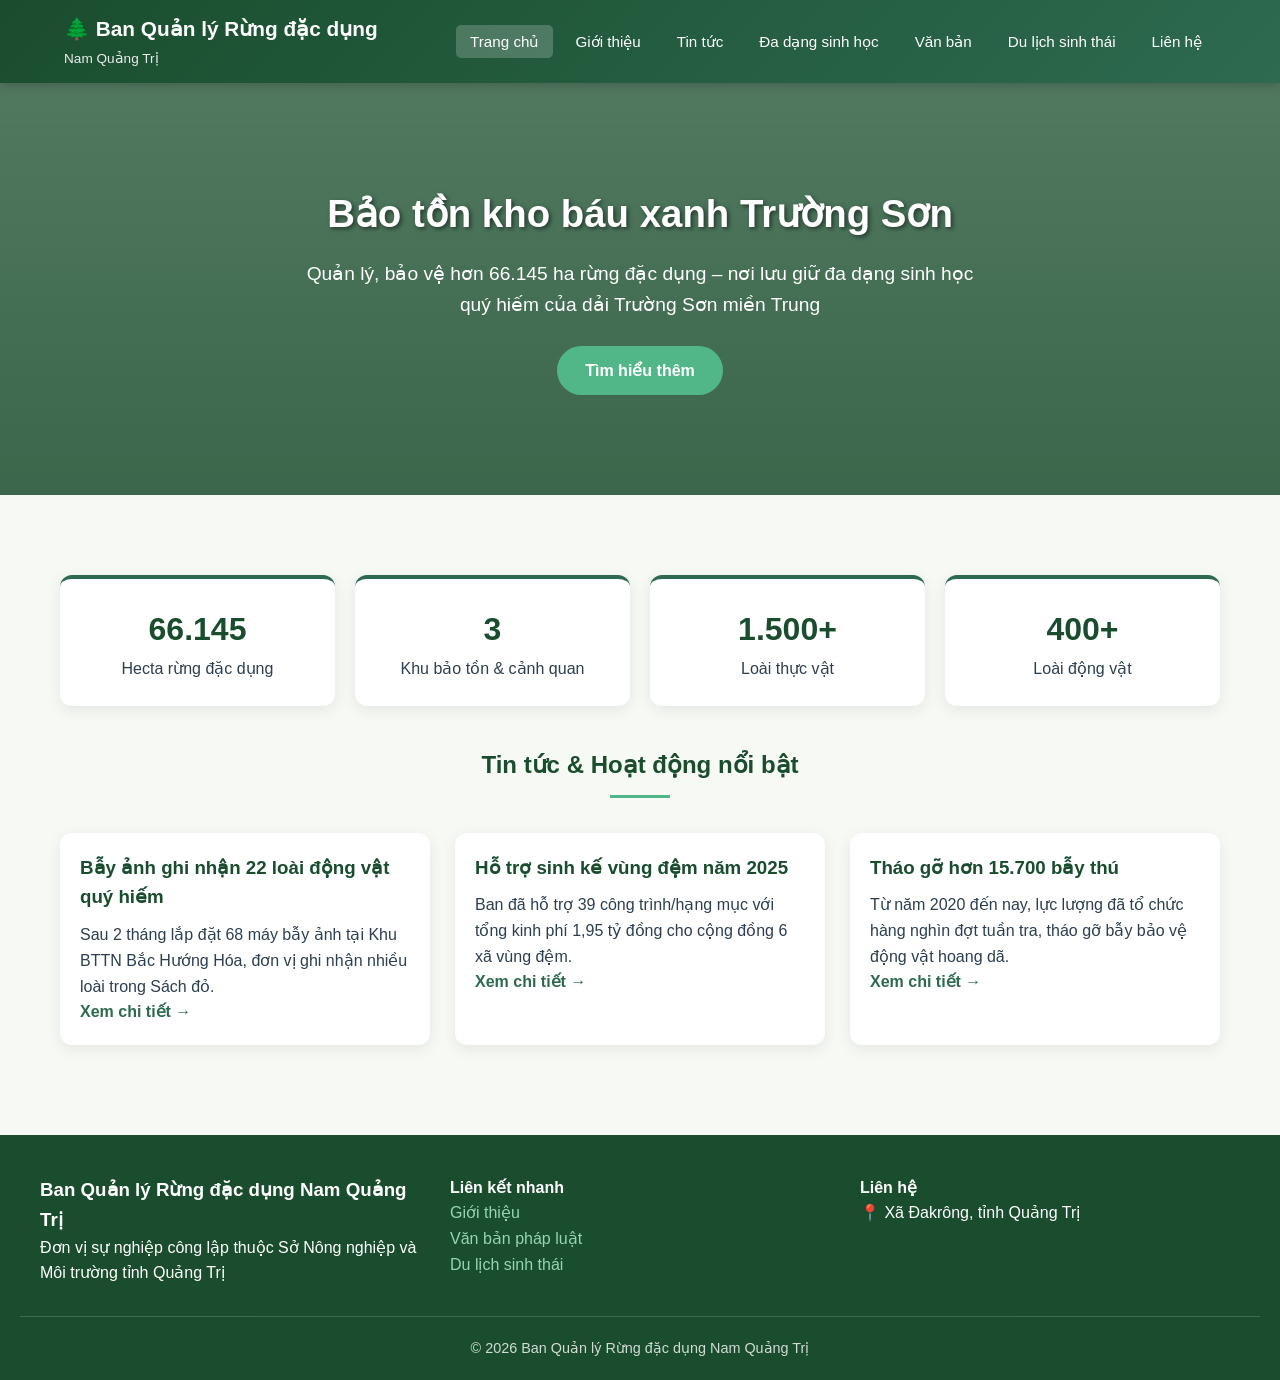
<file: index.html>
<!DOCTYPE html>
<html lang="vi">
<head>
    <meta charset="UTF-8">
    <meta name="viewport" content="width=device-width, initial-scale=1.0">
    <title>Ban Quản lý Rừng đặc dụng Nam Quảng Trị</title>
    <link rel="stylesheet" href="style.css">
</head>
<body>
    <header>
        <div class="header-top">
            <div class="logo">
                <h1>🌲 Ban Quản lý Rừng đặc dụng</h1>
                <span>Nam Quảng Trị</span>
            </div>
            <nav>
                <ul>
                    <li><a href="index.html" class="active">Trang chủ</a></li>
                    <li><a href="gioi-thieu.html">Giới thiệu</a></li>
                    <li><a href="tin-tuc.html">Tin tức</a></li>
                    <li><a href="da-dang-sinh-hoc.html">Đa dạng sinh học</a></li>
                    <li><a href="van-ban.html">Văn bản</a></li>
                    <li><a href="du-lich.html">Du lịch sinh thái</a></li>
                    <li><a href="lien-he.html">Liên hệ</a></li>
                </ul>
            </nav>
        </div>
    </header>

    <section class="banner">
        <h2>Bảo tồn kho báu xanh Trường Sơn</h2>
        <p>Quản lý, bảo vệ hơn 66.145 ha rừng đặc dụng – nơi lưu giữ đa dạng sinh học quý hiếm của dải Trường Sơn miền Trung</p>
        <a href="gioi-thieu.html" class="btn">Tìm hiểu thêm</a>
    </section>

    <div class="container">
        <div class="stats">
            <div class="stat-card">
                <h3>66.145</h3>
                <p>Hecta rừng đặc dụng</p>
            </div>
            <div class="stat-card">
                <h3>3</h3>
                <p>Khu bảo tồn & cảnh quan</p>
            </div>
            <div class="stat-card">
                <h3>1.500+</h3>
                <p>Loài thực vật</p>
            </div>
            <div class="stat-card">
                <h3>400+</h3>
                <p>Loài động vật</p>
            </div>
        </div>

        <h2 class="section-title">Tin tức & Hoạt động nổi bật</h2>
        <div class="cards">
            <div class="card">
                <div class="card-content">
                    <h3>Bẫy ảnh ghi nhận 22 loài động vật quý hiếm</h3>
                    <p>Sau 2 tháng lắp đặt 68 máy bẫy ảnh tại Khu BTTN Bắc Hướng Hóa, đơn vị ghi nhận nhiều loài trong Sách đỏ.</p>
                    <a href="tin-tuc.html">Xem chi tiết →</a>
                </div>
            </div>
            <div class="card">
                <div class="card-content">
                    <h3>Hỗ trợ sinh kế vùng đệm năm 2025</h3>
                    <p>Ban đã hỗ trợ 39 công trình/hạng mục với tổng kinh phí 1,95 tỷ đồng cho cộng đồng 6 xã vùng đệm.</p>
                    <a href="tin-tuc.html">Xem chi tiết →</a>
                </div>
            </div>
            <div class="card">
                <div class="card-content">
                    <h3>Tháo gỡ hơn 15.700 bẫy thú</h3>
                    <p>Từ năm 2020 đến nay, lực lượng đã tổ chức hàng nghìn đợt tuần tra, tháo gỡ bẫy bảo vệ động vật hoang dã.</p>
                    <a href="tin-tuc.html">Xem chi tiết →</a>
                </div>
            </div>
        </div>
    </div>

    <footer>
        <div class="footer-content">
            <div>
                <h3>Ban Quản lý Rừng đặc dụng Nam Quảng Trị</h3>
                <p>Đơn vị sự nghiệp công lập thuộc Sở Nông nghiệp và Môi trường tỉnh Quảng Trị</p>
            </div>
            <div>
                <h4>Liên kết nhanh</h4>
                <p><a href="gioi-thieu.html">Giới thiệu</a></p>
                <p><a href="van-ban.html">Văn bản pháp luật</a></p>
                <p><a href="du-lich.html">Du lịch sinh thái</a></p>
            </div>
            <div>
                <h4>Liên hệ</h4>
                <p>📍 Xã Đakrông, tỉnh Quảng Trị</p>
            </div>
        </div>
        <div class="copyright">
            © 2026 Ban Quản lý Rừng đặc dụng Nam Quảng Trị
        </div>
    </footer>
</body>
</html>
</file>
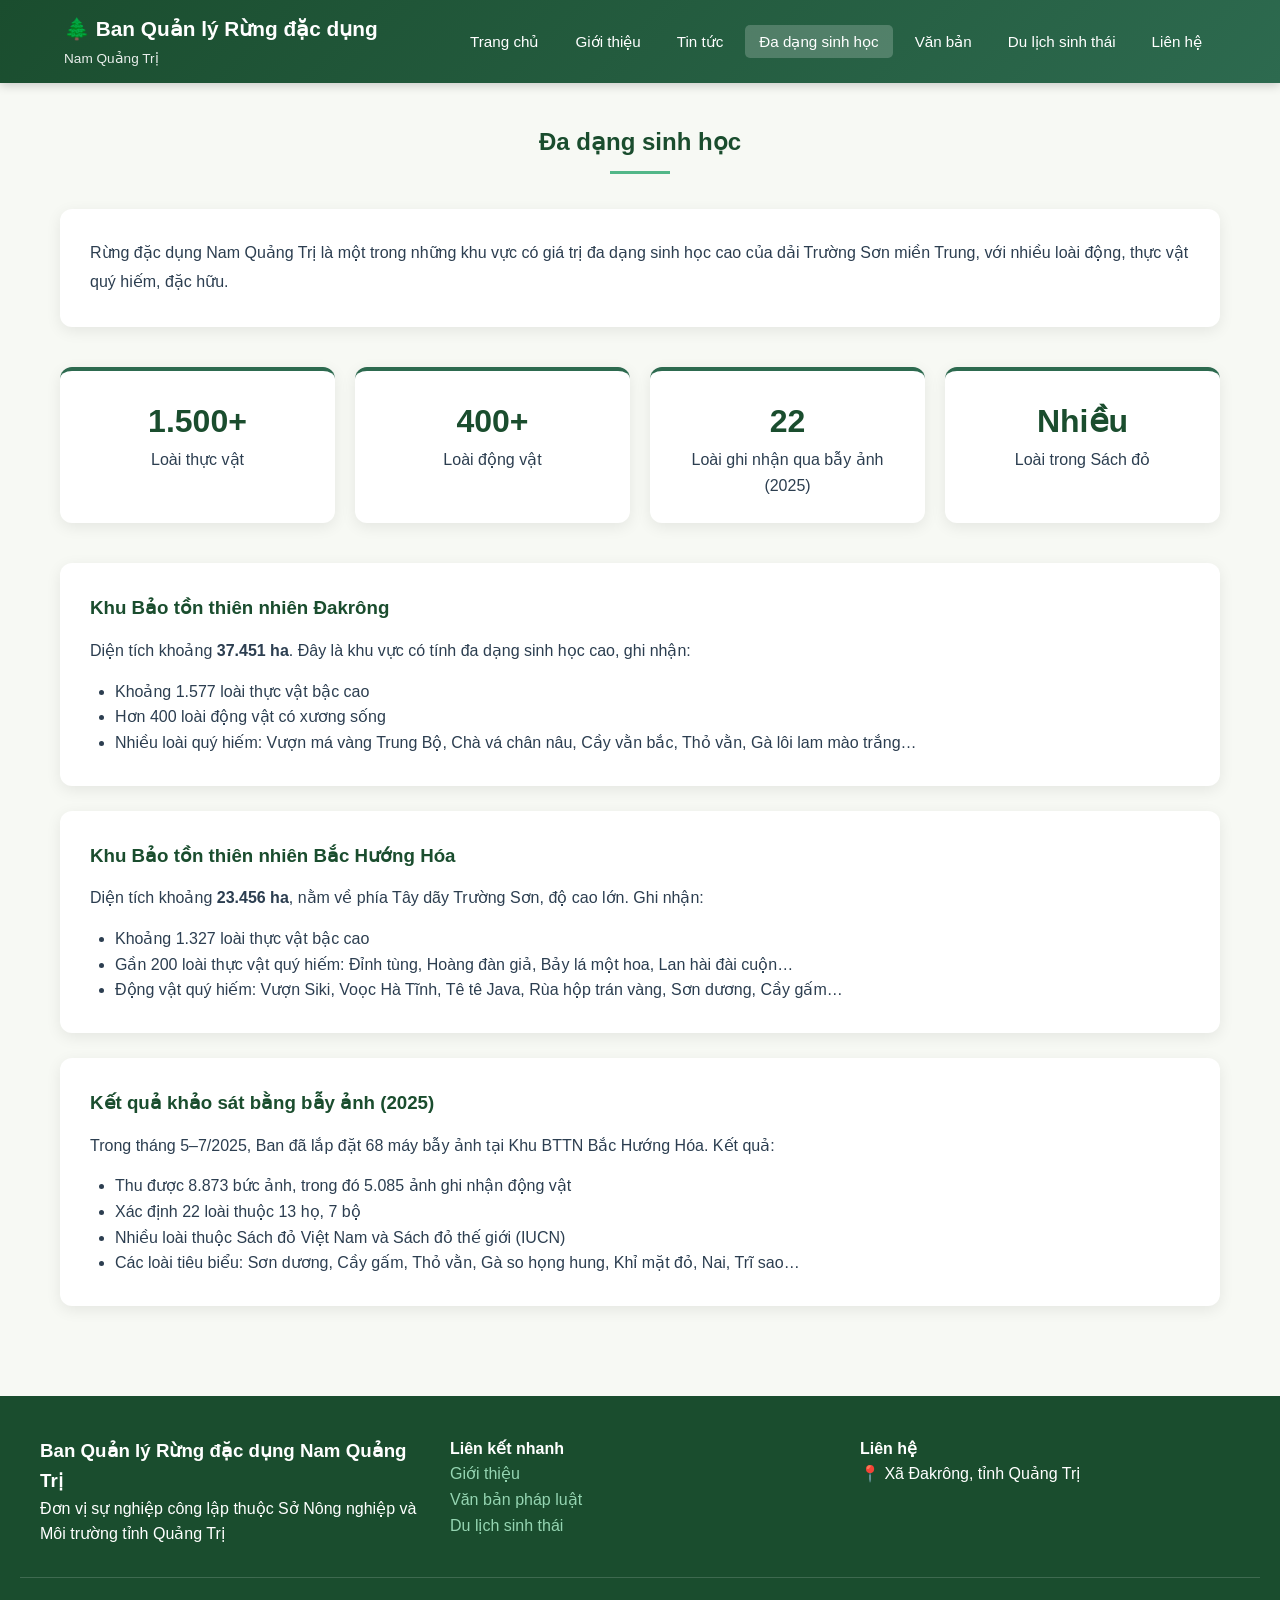
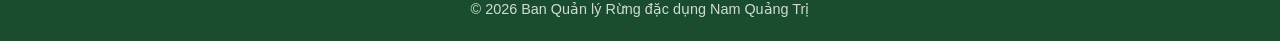
<file: da-dang-sinh-hoc.html>
<!DOCTYPE html>
<html lang="vi">
<head>
    <meta charset="UTF-8">
    <meta name="viewport" content="width=device-width, initial-scale=1.0">
    <title>Đa dạng sinh học - Ban Quản lý Rừng đặc dụng Nam Quảng Trị</title>
    <link rel="stylesheet" href="style.css">
</head>
<body>
    <header>
        <div class="header-top">
            <div class="logo">
                <h1>🌲 Ban Quản lý Rừng đặc dụng</h1>
                <span>Nam Quảng Trị</span>
            </div>
            <nav>
                <ul>
                    <li><a href="index.html">Trang chủ</a></li>
                    <li><a href="gioi-thieu.html">Giới thiệu</a></li>
                    <li><a href="tin-tuc.html">Tin tức</a></li>
                    <li><a href="da-dang-sinh-hoc.html" class="active">Đa dạng sinh học</a></li>
                    <li><a href="van-ban.html">Văn bản</a></li>
                    <li><a href="du-lich.html">Du lịch sinh thái</a></li>
                    <li><a href="lien-he.html">Liên hệ</a></li>
                </ul>
            </nav>
        </div>
    </header>

    <div class="container" style="padding-top: 40px;">
        <h2 class="section-title">Đa dạng sinh học</h2>

        <div style="background: white; padding: 30px; border-radius: 12px; box-shadow: 0 4px 15px rgba(0,0,0,0.08); margin-bottom: 30px; line-height: 1.8;">
            <p>Rừng đặc dụng Nam Quảng Trị là một trong những khu vực có giá trị đa dạng sinh học cao của dải Trường Sơn miền Trung, với nhiều loài động, thực vật quý hiếm, đặc hữu.</p>
        </div>

        <!-- Thống kê -->
        <div class="stats" style="margin-bottom: 40px;">
            <div class="stat-card">
                <h3>1.500+</h3>
                <p>Loài thực vật</p>
            </div>
            <div class="stat-card">
                <h3>400+</h3>
                <p>Loài động vật</p>
            </div>
            <div class="stat-card">
                <h3>22</h3>
                <p>Loài ghi nhận qua bẫy ảnh (2025)</p>
            </div>
            <div class="stat-card">
                <h3>Nhiều</h3>
                <p>Loài trong Sách đỏ</p>
            </div>
        </div>

        <!-- Khu Đakrông -->
        <div style="background: white; padding: 30px; border-radius: 12px; box-shadow: 0 4px 15px rgba(0,0,0,0.08); margin-bottom: 25px;">
            <h3 style="color: #1a4d2e; margin-bottom: 15px;">Khu Bảo tồn thiên nhiên Đakrông</h3>
            <p>Diện tích khoảng <strong>37.451 ha</strong>. Đây là khu vực có tính đa dạng sinh học cao, ghi nhận:</p>
            <ul style="margin: 15px 0 0 25px;">
                <li>Khoảng 1.577 loài thực vật bậc cao</li>
                <li>Hơn 400 loài động vật có xương sống</li>
                <li>Nhiều loài quý hiếm: Vượn má vàng Trung Bộ, Chà vá chân nâu, Cầy vằn bắc, Thỏ vằn, Gà lôi lam mào trắng…</li>
            </ul>
        </div>

        <!-- Khu Bắc Hướng Hóa -->
        <div style="background: white; padding: 30px; border-radius: 12px; box-shadow: 0 4px 15px rgba(0,0,0,0.08); margin-bottom: 25px;">
            <h3 style="color: #1a4d2e; margin-bottom: 15px;">Khu Bảo tồn thiên nhiên Bắc Hướng Hóa</h3>
            <p>Diện tích khoảng <strong>23.456 ha</strong>, nằm về phía Tây dãy Trường Sơn, độ cao lớn. Ghi nhận:</p>
            <ul style="margin: 15px 0 0 25px;">
                <li>Khoảng 1.327 loài thực vật bậc cao</li>
                <li>Gần 200 loài thực vật quý hiếm: Đỉnh tùng, Hoàng đàn giả, Bảy lá một hoa, Lan hài đài cuộn…</li>
                <li>Động vật quý hiếm: Vượn Siki, Voọc Hà Tĩnh, Tê tê Java, Rùa hộp trán vàng, Sơn dương, Cầy gấm…</li>
            </ul>
        </div>

        <!-- Kết quả bẫy ảnh -->
        <div style="background: white; padding: 30px; border-radius: 12px; box-shadow: 0 4px 15px rgba(0,0,0,0.08);">
            <h3 style="color: #1a4d2e; margin-bottom: 15px;">Kết quả khảo sát bằng bẫy ảnh (2025)</h3>
            <p>Trong tháng 5–7/2025, Ban đã lắp đặt 68 máy bẫy ảnh tại Khu BTTN Bắc Hướng Hóa. Kết quả:</p>
            <ul style="margin: 15px 0 0 25px;">
                <li>Thu được 8.873 bức ảnh, trong đó 5.085 ảnh ghi nhận động vật</li>
                <li>Xác định 22 loài thuộc 13 họ, 7 bộ</li>
                <li>Nhiều loài thuộc Sách đỏ Việt Nam và Sách đỏ thế giới (IUCN)</li>
                <li>Các loài tiêu biểu: Sơn dương, Cầy gấm, Thỏ vằn, Gà so họng hung, Khỉ mặt đỏ, Nai, Trĩ sao…</li>
            </ul>
        </div>
    </div>

    <footer>
        <div class="footer-content">
            <div>
                <h3>Ban Quản lý Rừng đặc dụng Nam Quảng Trị</h3>
                <p>Đơn vị sự nghiệp công lập thuộc Sở Nông nghiệp và Môi trường tỉnh Quảng Trị</p>
            </div>
            <div>
                <h4>Liên kết nhanh</h4>
                <p><a href="gioi-thieu.html">Giới thiệu</a></p>
                <p><a href="van-ban.html">Văn bản pháp luật</a></p>
                <p><a href="du-lich.html">Du lịch sinh thái</a></p>
            </div>
            <div>
                <h4>Liên hệ</h4>
                <p>📍 Xã Đakrông, tỉnh Quảng Trị</p>
            </div>
        </div>
        <div class="copyright">
            © 2026 Ban Quản lý Rừng đặc dụng Nam Quảng Trị
        </div>
    </footer>
</body>
</html>
</file>
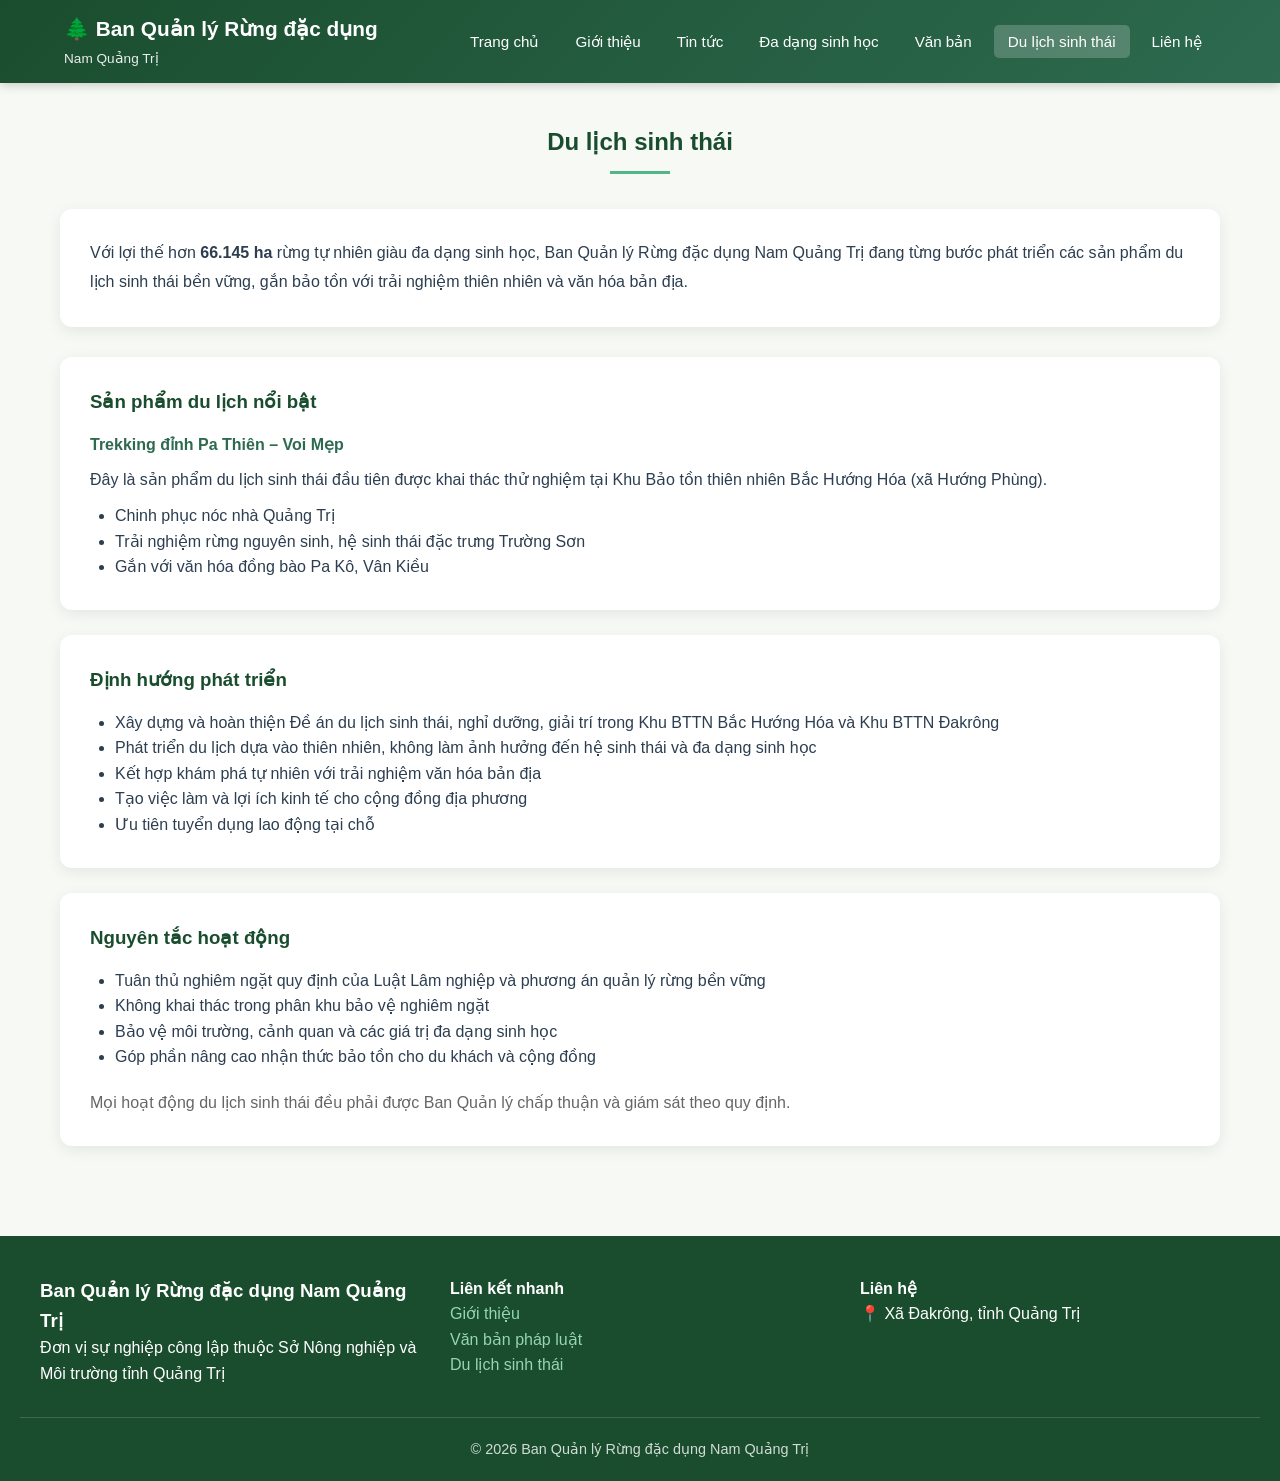
<file: du-lich.html>
<!DOCTYPE html>
<html lang="vi">
<head>
    <meta charset="UTF-8">
    <meta name="viewport" content="width=device-width, initial-scale=1.0">
    <title>Du lịch sinh thái - Ban Quản lý Rừng đặc dụng Nam Quảng Trị</title>
    <link rel="stylesheet" href="style.css">
</head>
<body>
    <header>
        <div class="header-top">
            <div class="logo">
                <h1>🌲 Ban Quản lý Rừng đặc dụng</h1>
                <span>Nam Quảng Trị</span>
            </div>
            <nav>
                <ul>
                    <li><a href="index.html">Trang chủ</a></li>
                    <li><a href="gioi-thieu.html">Giới thiệu</a></li>
                    <li><a href="tin-tuc.html">Tin tức</a></li>
                    <li><a href="da-dang-sinh-hoc.html">Đa dạng sinh học</a></li>
                    <li><a href="van-ban.html">Văn bản</a></li>
                    <li><a href="du-lich.html" class="active">Du lịch sinh thái</a></li>
                    <li><a href="lien-he.html">Liên hệ</a></li>
                </ul>
            </nav>
        </div>
    </header>

    <div class="container" style="padding-top: 40px;">
        <h2 class="section-title">Du lịch sinh thái</h2>

        <div style="background: white; padding: 30px; border-radius: 12px; box-shadow: 0 4px 15px rgba(0,0,0,0.08); margin-bottom: 30px; line-height: 1.8;">
            <p>Với lợi thế hơn <strong>66.145 ha</strong> rừng tự nhiên giàu đa dạng sinh học, Ban Quản lý Rừng đặc dụng Nam Quảng Trị đang từng bước phát triển các sản phẩm du lịch sinh thái bền vững, gắn bảo tồn với trải nghiệm thiên nhiên và văn hóa bản địa.</p>
        </div>

        <!-- Sản phẩm nổi bật -->
        <div style="background: white; padding: 30px; border-radius: 12px; box-shadow: 0 4px 15px rgba(0,0,0,0.08); margin-bottom: 25px;">
            <h3 style="color: #1a4d2e; margin-bottom: 15px;">Sản phẩm du lịch nổi bật</h3>
            <h4 style="color: #2d6a4f; margin: 15px 0 10px;">Trekking đỉnh Pa Thiên – Voi Mẹp</h4>
            <p>Đây là sản phẩm du lịch sinh thái đầu tiên được khai thác thử nghiệm tại Khu Bảo tồn thiên nhiên Bắc Hướng Hóa (xã Hướng Phùng).</p>
            <ul style="margin: 10px 0 0 25px;">
                <li>Chinh phục nóc nhà Quảng Trị</li>
                <li>Trải nghiệm rừng nguyên sinh, hệ sinh thái đặc trưng Trường Sơn</li>
                <li>Gắn với văn hóa đồng bào Pa Kô, Vân Kiều</li>
            </ul>
        </div>

        <!-- Định hướng -->
        <div style="background: white; padding: 30px; border-radius: 12px; box-shadow: 0 4px 15px rgba(0,0,0,0.08); margin-bottom: 25px;">
            <h3 style="color: #1a4d2e; margin-bottom: 15px;">Định hướng phát triển</h3>
            <ul style="margin-left: 25px;">
                <li>Xây dựng và hoàn thiện Đề án du lịch sinh thái, nghỉ dưỡng, giải trí trong Khu BTTN Bắc Hướng Hóa và Khu BTTN Đakrông</li>
                <li>Phát triển du lịch dựa vào thiên nhiên, không làm ảnh hưởng đến hệ sinh thái và đa dạng sinh học</li>
                <li>Kết hợp khám phá tự nhiên với trải nghiệm văn hóa bản địa</li>
                <li>Tạo việc làm và lợi ích kinh tế cho cộng đồng địa phương</li>
                <li>Ưu tiên tuyển dụng lao động tại chỗ</li>
            </ul>
        </div>

        <!-- Nguyên tắc -->
        <div style="background: white; padding: 30px; border-radius: 12px; box-shadow: 0 4px 15px rgba(0,0,0,0.08);">
            <h3 style="color: #1a4d2e; margin-bottom: 15px;">Nguyên tắc hoạt động</h3>
            <ul style="margin-left: 25px;">
                <li>Tuân thủ nghiêm ngặt quy định của Luật Lâm nghiệp và phương án quản lý rừng bền vững</li>
                <li>Không khai thác trong phân khu bảo vệ nghiêm ngặt</li>
                <li>Bảo vệ môi trường, cảnh quan và các giá trị đa dạng sinh học</li>
                <li>Góp phần nâng cao nhận thức bảo tồn cho du khách và cộng đồng</li>
            </ul>
            
            <p style="margin-top: 20px; color: #666;">
                Mọi hoạt động du lịch sinh thái đều phải được Ban Quản lý chấp thuận và giám sát theo quy định.
            </p>
        </div>
    </div>

    <footer>
        <div class="footer-content">
            <div>
                <h3>Ban Quản lý Rừng đặc dụng Nam Quảng Trị</h3>
                <p>Đơn vị sự nghiệp công lập thuộc Sở Nông nghiệp và Môi trường tỉnh Quảng Trị</p>
            </div>
            <div>
                <h4>Liên kết nhanh</h4>
                <p><a href="gioi-thieu.html">Giới thiệu</a></p>
                <p><a href="van-ban.html">Văn bản pháp luật</a></p>
                <p><a href="du-lich.html">Du lịch sinh thái</a></p>
            </div>
            <div>
                <h4>Liên hệ</h4>
                <p>📍 Xã Đakrông, tỉnh Quảng Trị</p>
            </div>
        </div>
        <div class="copyright">
            © 2026 Ban Quản lý Rừng đặc dụng Nam Quảng Trị
        </div>
    </footer>
</body>
</html>
</file>
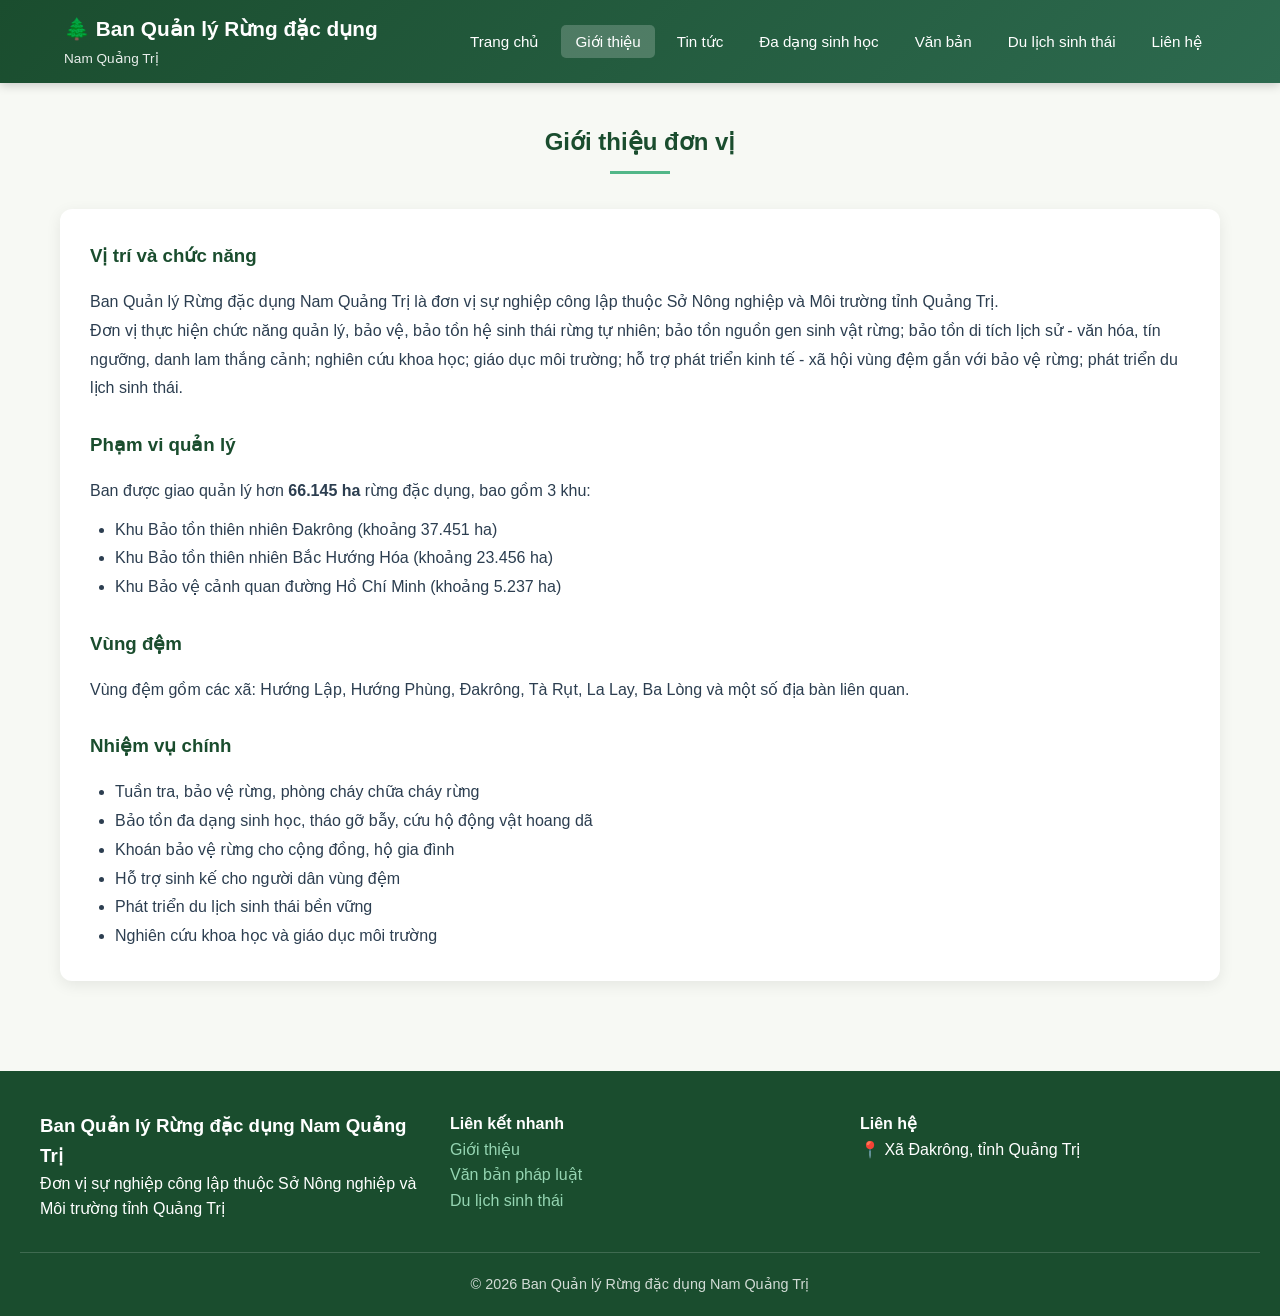
<file: gioi-thieu.html>
<!DOCTYPE html>
<html lang="vi">
<head>
    <meta charset="UTF-8">
    <meta name="viewport" content="width=device-width, initial-scale=1.0">
    <title>Giới thiệu - Ban Quản lý Rừng đặc dụng Nam Quảng Trị</title>
    <link rel="stylesheet" href="style.css">
</head>
<body>
    <header>
        <div class="header-top">
            <div class="logo">
                <h1>🌲 Ban Quản lý Rừng đặc dụng</h1>
                <span>Nam Quảng Trị</span>
            </div>
            <nav>
                <ul>
                    <li><a href="index.html">Trang chủ</a></li>
                    <li><a href="gioi-thieu.html" class="active">Giới thiệu</a></li>
                    <li><a href="tin-tuc.html">Tin tức</a></li>
                    <li><a href="da-dang-sinh-hoc.html">Đa dạng sinh học</a></li>
                    <li><a href="van-ban.html">Văn bản</a></li>
                    <li><a href="du-lich.html">Du lịch sinh thái</a></li>
                    <li><a href="lien-he.html">Liên hệ</a></li>
                </ul>
            </nav>
        </div>
    </header>

    <div class="container" style="padding-top: 40px;">
        <h2 class="section-title">Giới thiệu đơn vị</h2>

        <div style="background: white; padding: 30px; border-radius: 12px; box-shadow: 0 4px 15px rgba(0,0,0,0.08); line-height: 1.8;">
            <h3 style="color: #1a4d2e; margin-bottom: 15px;">Vị trí và chức năng</h3>
            <p>Ban Quản lý Rừng đặc dụng Nam Quảng Trị là đơn vị sự nghiệp công lập thuộc Sở Nông nghiệp và Môi trường tỉnh Quảng Trị.</p>
            <p>Đơn vị thực hiện chức năng quản lý, bảo vệ, bảo tồn hệ sinh thái rừng tự nhiên; bảo tồn nguồn gen sinh vật rừng; bảo tồn di tích lịch sử - văn hóa, tín ngưỡng, danh lam thắng cảnh; nghiên cứu khoa học; giáo dục môi trường; hỗ trợ phát triển kinh tế - xã hội vùng đệm gắn với bảo vệ rừng; phát triển du lịch sinh thái.</p>

            <h3 style="color: #1a4d2e; margin: 25px 0 15px;">Phạm vi quản lý</h3>
            <p>Ban được giao quản lý hơn <strong>66.145 ha</strong> rừng đặc dụng, bao gồm 3 khu:</p>
            <ul style="margin-left: 25px; margin-top: 10px;">
                <li>Khu Bảo tồn thiên nhiên Đakrông (khoảng 37.451 ha)</li>
                <li>Khu Bảo tồn thiên nhiên Bắc Hướng Hóa (khoảng 23.456 ha)</li>
                <li>Khu Bảo vệ cảnh quan đường Hồ Chí Minh (khoảng 5.237 ha)</li>
            </ul>

            <h3 style="color: #1a4d2e; margin: 25px 0 15px;">Vùng đệm</h3>
            <p>Vùng đệm gồm các xã: Hướng Lập, Hướng Phùng, Đakrông, Tà Rụt, La Lay, Ba Lòng và một số địa bàn liên quan.</p>

            <h3 style="color: #1a4d2e; margin: 25px 0 15px;">Nhiệm vụ chính</h3>
            <ul style="margin-left: 25px;">
                <li>Tuần tra, bảo vệ rừng, phòng cháy chữa cháy rừng</li>
                <li>Bảo tồn đa dạng sinh học, tháo gỡ bẫy, cứu hộ động vật hoang dã</li>
                <li>Khoán bảo vệ rừng cho cộng đồng, hộ gia đình</li>
                <li>Hỗ trợ sinh kế cho người dân vùng đệm</li>
                <li>Phát triển du lịch sinh thái bền vững</li>
                <li>Nghiên cứu khoa học và giáo dục môi trường</li>
            </ul>
        </div>
    </div>

    <footer>
        <div class="footer-content">
            <div>
                <h3>Ban Quản lý Rừng đặc dụng Nam Quảng Trị</h3>
                <p>Đơn vị sự nghiệp công lập thuộc Sở Nông nghiệp và Môi trường tỉnh Quảng Trị</p>
            </div>
            <div>
                <h4>Liên kết nhanh</h4>
                <p><a href="gioi-thieu.html">Giới thiệu</a></p>
                <p><a href="van-ban.html">Văn bản pháp luật</a></p>
                <p><a href="du-lich.html">Du lịch sinh thái</a></p>
            </div>
            <div>
                <h4>Liên hệ</h4>
                <p>📍 Xã Đakrông, tỉnh Quảng Trị</p>
            </div>
        </div>
        <div class="copyright">
            © 2026 Ban Quản lý Rừng đặc dụng Nam Quảng Trị
        </div>
    </footer>
</body>
</html>
</file>
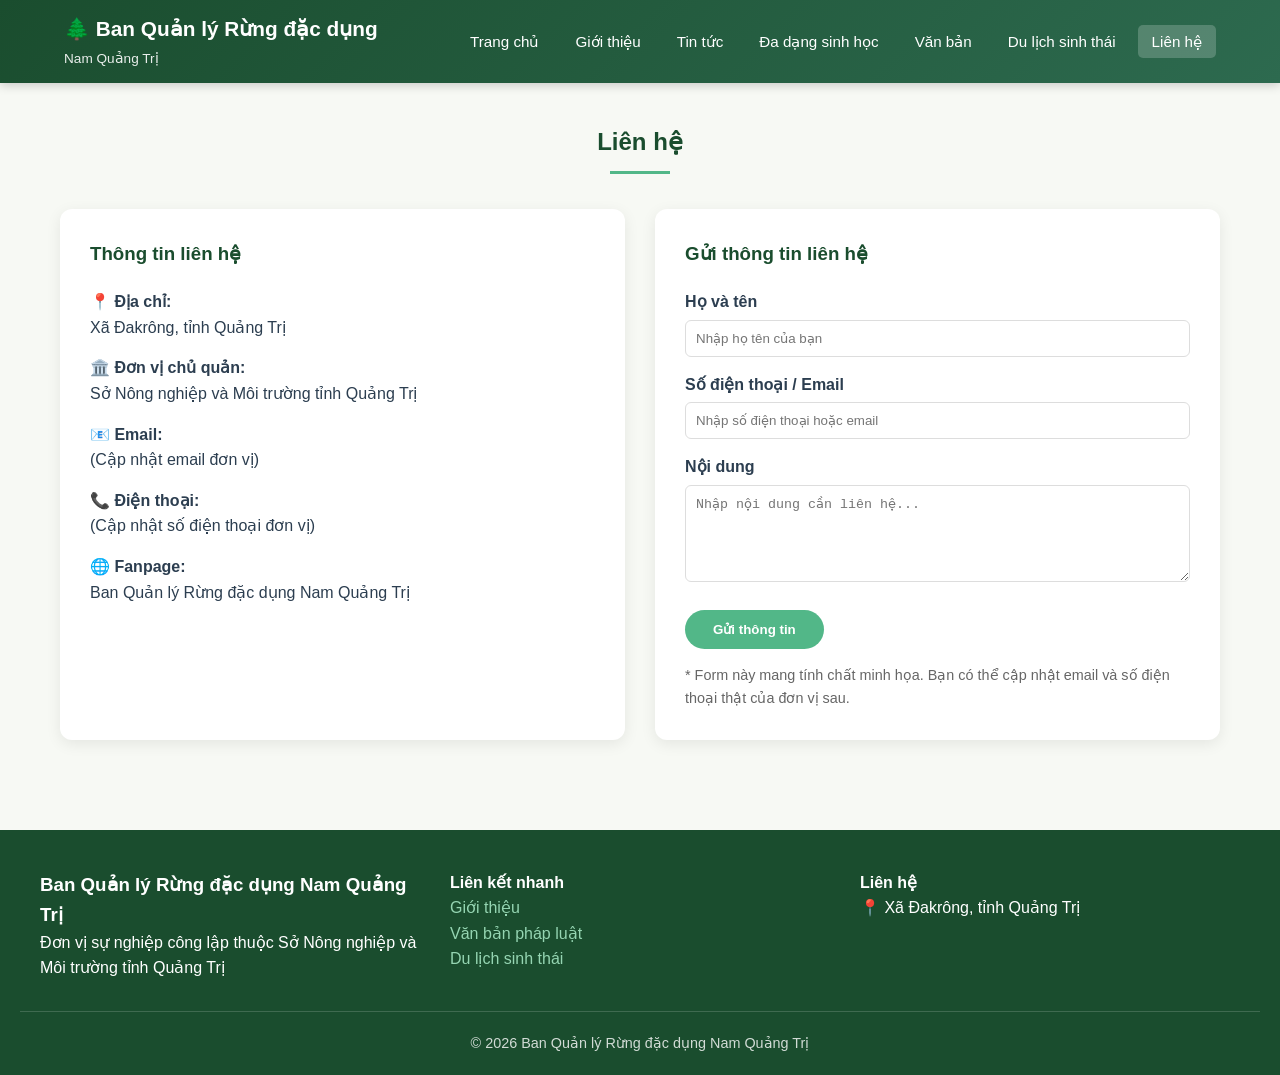
<file: lien-he.html>
<!DOCTYPE html>
<html lang="vi">
<head>
    <meta charset="UTF-8">
    <meta name="viewport" content="width=device-width, initial-scale=1.0">
    <title>Liên hệ - Ban Quản lý Rừng đặc dụng Nam Quảng Trị</title>
    <link rel="stylesheet" href="style.css">
</head>
<body>
    <header>
        <div class="header-top">
            <div class="logo">
                <h1>🌲 Ban Quản lý Rừng đặc dụng</h1>
                <span>Nam Quảng Trị</span>
            </div>
            <nav>
                <ul>
                    <li><a href="index.html">Trang chủ</a></li>
                    <li><a href="gioi-thieu.html">Giới thiệu</a></li>
                    <li><a href="tin-tuc.html">Tin tức</a></li>
                    <li><a href="da-dang-sinh-hoc.html">Đa dạng sinh học</a></li>
                    <li><a href="van-ban.html">Văn bản</a></li>
                    <li><a href="du-lich.html">Du lịch sinh thái</a></li>
                    <li><a href="lien-he.html" class="active">Liên hệ</a></li>
                </ul>
            </nav>
        </div>
    </header>

    <div class="container" style="padding-top: 40px;">
        <h2 class="section-title">Liên hệ</h2>

        <div style="display: grid; grid-template-columns: repeat(auto-fit, minmax(300px, 1fr)); gap: 30px;">
            
            <!-- Thông tin liên hệ -->
            <div style="background: white; padding: 30px; border-radius: 12px; box-shadow: 0 4px 15px rgba(0,0,0,0.08);">
                <h3 style="color: #1a4d2e; margin-bottom: 20px;">Thông tin liên hệ</h3>
                
                <p style="margin-bottom: 15px;">
                    <strong>📍 Địa chỉ:</strong><br>
                    Xã Đakrông, tỉnh Quảng Trị
                </p>
                
                <p style="margin-bottom: 15px;">
                    <strong>🏛️ Đơn vị chủ quản:</strong><br>
                    Sở Nông nghiệp và Môi trường tỉnh Quảng Trị
                </p>
                
                <p style="margin-bottom: 15px;">
                    <strong>📧 Email:</strong><br>
                    (Cập nhật email đơn vị)
                </p>
                
                <p style="margin-bottom: 15px;">
                    <strong>📞 Điện thoại:</strong><br>
                    (Cập nhật số điện thoại đơn vị)
                </p>
                
                <p style="margin-bottom: 15px;">
                    <strong>🌐 Fanpage:</strong><br>
                    Ban Quản lý Rừng đặc dụng Nam Quảng Trị
                </p>
            </div>

            <!-- Form liên hệ đơn giản -->
            <div style="background: white; padding: 30px; border-radius: 12px; box-shadow: 0 4px 15px rgba(0,0,0,0.08);">
                <h3 style="color: #1a4d2e; margin-bottom: 20px;">Gửi thông tin liên hệ</h3>
                
                <form>
                    <div style="margin-bottom: 15px;">
                        <label style="display: block; margin-bottom: 5px; font-weight: 600;">Họ và tên</label>
                        <input type="text" placeholder="Nhập họ tên của bạn" 
                               style="width: 100%; padding: 10px; border: 1px solid #ddd; border-radius: 6px;">
                    </div>
                    
                    <div style="margin-bottom: 15px;">
                        <label style="display: block; margin-bottom: 5px; font-weight: 600;">Số điện thoại / Email</label>
                        <input type="text" placeholder="Nhập số điện thoại hoặc email" 
                               style="width: 100%; padding: 10px; border: 1px solid #ddd; border-radius: 6px;">
                    </div>
                    
                    <div style="margin-bottom: 20px;">
                        <label style="display: block; margin-bottom: 5px; font-weight: 600;">Nội dung</label>
                        <textarea rows="5" placeholder="Nhập nội dung cần liên hệ..." 
                                  style="width: 100%; padding: 10px; border: 1px solid #ddd; border-radius: 6px;"></textarea>
                    </div>
                    
                    <button type="button" class="btn" style="border: none; cursor: pointer;">
                        Gửi thông tin
                    </button>
                </form>
                
                <p style="margin-top: 15px; font-size: 0.9rem; color: #666;">
                    * Form này mang tính chất minh họa. Bạn có thể cập nhật email và số điện thoại thật của đơn vị sau.
                </p>
            </div>
        </div>
    </div>

    <footer>
        <div class="footer-content">
            <div>
                <h3>Ban Quản lý Rừng đặc dụng Nam Quảng Trị</h3>
                <p>Đơn vị sự nghiệp công lập thuộc Sở Nông nghiệp và Môi trường tỉnh Quảng Trị</p>
            </div>
            <div>
                <h4>Liên kết nhanh</h4>
                <p><a href="gioi-thieu.html">Giới thiệu</a></p>
                <p><a href="van-ban.html">Văn bản pháp luật</a></p>
                <p><a href="du-lich.html">Du lịch sinh thái</a></p>
            </div>
            <div>
                <h4>Liên hệ</h4>
                <p>📍 Xã Đakrông, tỉnh Quảng Trị</p>
            </div>
        </div>
        <div class="copyright">
            © 2026 Ban Quản lý Rừng đặc dụng Nam Quảng Trị
        </div>
    </footer>
</body>
</html>
</file>
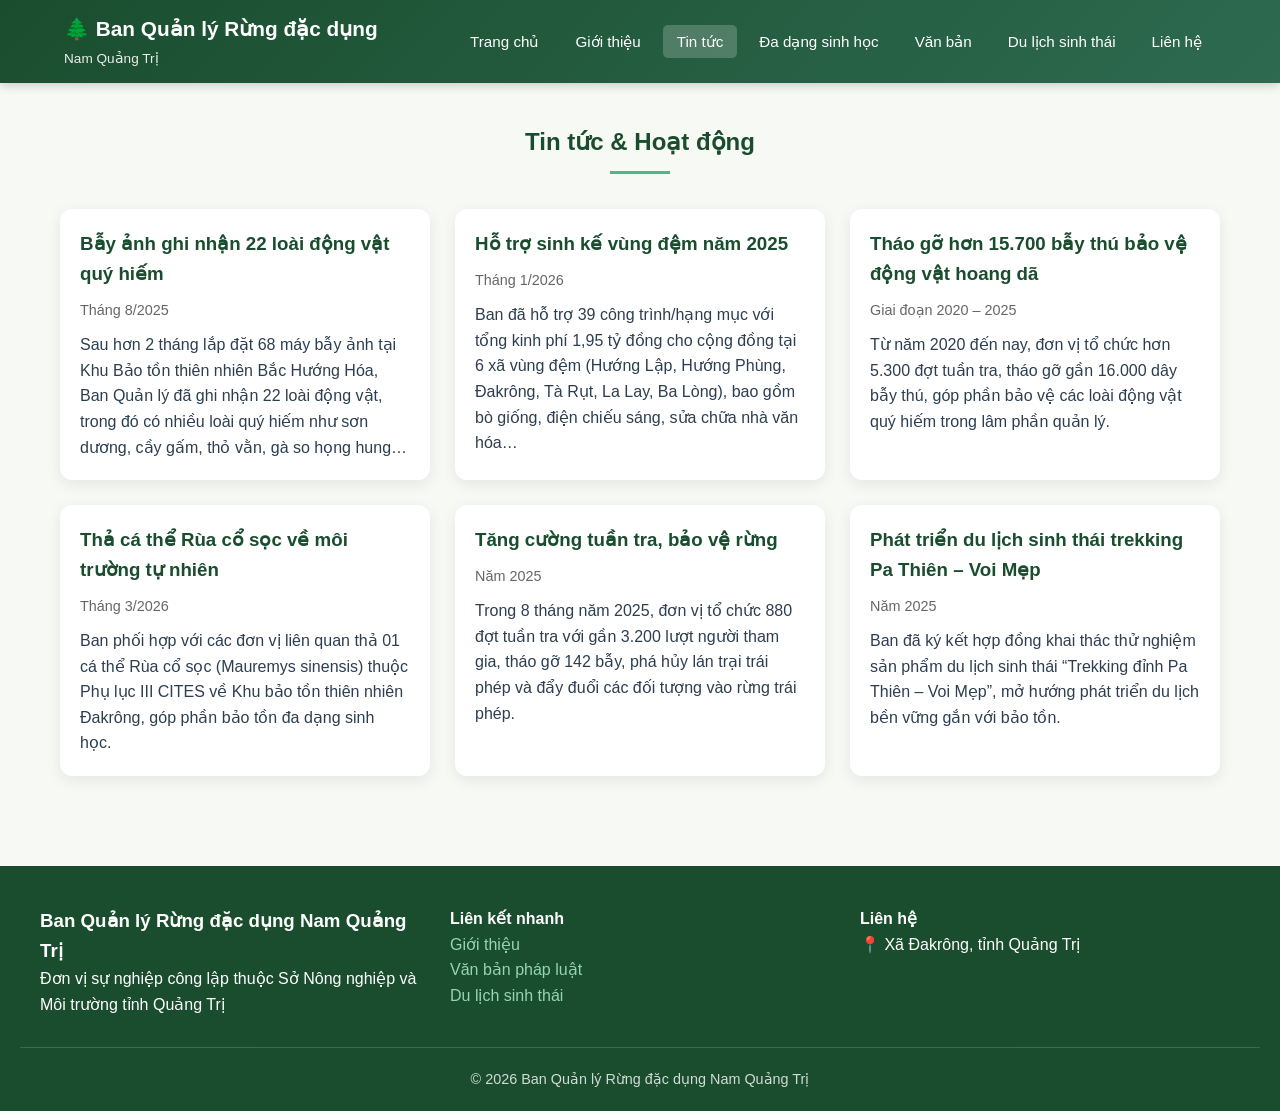
<file: tin-tuc.html>
<!DOCTYPE html>
<html lang="vi">
<head>
    <meta charset="UTF-8">
    <meta name="viewport" content="width=device-width, initial-scale=1.0">
    <title>Tin tức - Ban Quản lý Rừng đặc dụng Nam Quảng Trị</title>
    <link rel="stylesheet" href="style.css">
</head>
<body>
    <header>
        <div class="header-top">
            <div class="logo">
                <h1>🌲 Ban Quản lý Rừng đặc dụng</h1>
                <span>Nam Quảng Trị</span>
            </div>
            <nav>
                <ul>
                    <li><a href="index.html">Trang chủ</a></li>
                    <li><a href="gioi-thieu.html">Giới thiệu</a></li>
                    <li><a href="tin-tuc.html" class="active">Tin tức</a></li>
                    <li><a href="da-dang-sinh-hoc.html">Đa dạng sinh học</a></li>
                    <li><a href="van-ban.html">Văn bản</a></li>
                    <li><a href="du-lich.html">Du lịch sinh thái</a></li>
                    <li><a href="lien-he.html">Liên hệ</a></li>
                </ul>
            </nav>
        </div>
    </header>

    <div class="container" style="padding-top: 40px;">
        <h2 class="section-title">Tin tức & Hoạt động</h2>

        <div class="cards">
            <!-- Tin 1 -->
            <div class="card">
                <div class="card-content">
                    <h3>Bẫy ảnh ghi nhận 22 loài động vật quý hiếm</h3>
                    <p style="color: #666; font-size: 0.9rem; margin-bottom: 10px;">Tháng 8/2025</p>
                    <p>Sau hơn 2 tháng lắp đặt 68 máy bẫy ảnh tại Khu Bảo tồn thiên nhiên Bắc Hướng Hóa, Ban Quản lý đã ghi nhận 22 loài động vật, trong đó có nhiều loài quý hiếm như sơn dương, cầy gấm, thỏ vằn, gà so họng hung…</p>
                </div>
            </div>

            <!-- Tin 2 -->
            <div class="card">
                <div class="card-content">
                    <h3>Hỗ trợ sinh kế vùng đệm năm 2025</h3>
                    <p style="color: #666; font-size: 0.9rem; margin-bottom: 10px;">Tháng 1/2026</p>
                    <p>Ban đã hỗ trợ 39 công trình/hạng mục với tổng kinh phí 1,95 tỷ đồng cho cộng đồng tại 6 xã vùng đệm (Hướng Lập, Hướng Phùng, Đakrông, Tà Rụt, La Lay, Ba Lòng), bao gồm bò giống, điện chiếu sáng, sửa chữa nhà văn hóa…</p>
                </div>
            </div>

            <!-- Tin 3 -->
            <div class="card">
                <div class="card-content">
                    <h3>Tháo gỡ hơn 15.700 bẫy thú bảo vệ động vật hoang dã</h3>
                    <p style="color: #666; font-size: 0.9rem; margin-bottom: 10px;">Giai đoạn 2020 – 2025</p>
                    <p>Từ năm 2020 đến nay, đơn vị tổ chức hơn 5.300 đợt tuần tra, tháo gỡ gần 16.000 dây bẫy thú, góp phần bảo vệ các loài động vật quý hiếm trong lâm phần quản lý.</p>
                </div>
            </div>

            <!-- Tin 4 -->
            <div class="card">
                <div class="card-content">
                    <h3>Thả cá thể Rùa cổ sọc về môi trường tự nhiên</h3>
                    <p style="color: #666; font-size: 0.9rem; margin-bottom: 10px;">Tháng 3/2026</p>
                    <p>Ban phối hợp với các đơn vị liên quan thả 01 cá thể Rùa cổ sọc (Mauremys sinensis) thuộc Phụ lục III CITES về Khu bảo tồn thiên nhiên Đakrông, góp phần bảo tồn đa dạng sinh học.</p>
                </div>
            </div>

            <!-- Tin 5 -->
            <div class="card">
                <div class="card-content">
                    <h3>Tăng cường tuần tra, bảo vệ rừng</h3>
                    <p style="color: #666; font-size: 0.9rem; margin-bottom: 10px;">Năm 2025</p>
                    <p>Trong 8 tháng năm 2025, đơn vị tổ chức 880 đợt tuần tra với gần 3.200 lượt người tham gia, tháo gỡ 142 bẫy, phá hủy lán trại trái phép và đẩy đuổi các đối tượng vào rừng trái phép.</p>
                </div>
            </div>

            <!-- Tin 6 -->
            <div class="card">
                <div class="card-content">
                    <h3>Phát triển du lịch sinh thái trekking Pa Thiên – Voi Mẹp</h3>
                    <p style="color: #666; font-size: 0.9rem; margin-bottom: 10px;">Năm 2025</p>
                    <p>Ban đã ký kết hợp đồng khai thác thử nghiệm sản phẩm du lịch sinh thái “Trekking đỉnh Pa Thiên – Voi Mẹp”, mở hướng phát triển du lịch bền vững gắn với bảo tồn.</p>
                </div>
            </div>
        </div>
    </div>

    <footer>
        <div class="footer-content">
            <div>
                <h3>Ban Quản lý Rừng đặc dụng Nam Quảng Trị</h3>
                <p>Đơn vị sự nghiệp công lập thuộc Sở Nông nghiệp và Môi trường tỉnh Quảng Trị</p>
            </div>
            <div>
                <h4>Liên kết nhanh</h4>
                <p><a href="gioi-thieu.html">Giới thiệu</a></p>
                <p><a href="van-ban.html">Văn bản pháp luật</a></p>
                <p><a href="du-lich.html">Du lịch sinh thái</a></p>
            </div>
            <div>
                <h4>Liên hệ</h4>
                <p>📍 Xã Đakrông, tỉnh Quảng Trị</p>
            </div>
        </div>
        <div class="copyright">
            © 2026 Ban Quản lý Rừng đặc dụng Nam Quảng Trị
        </div>
    </footer>
</body>
</html>
</file>
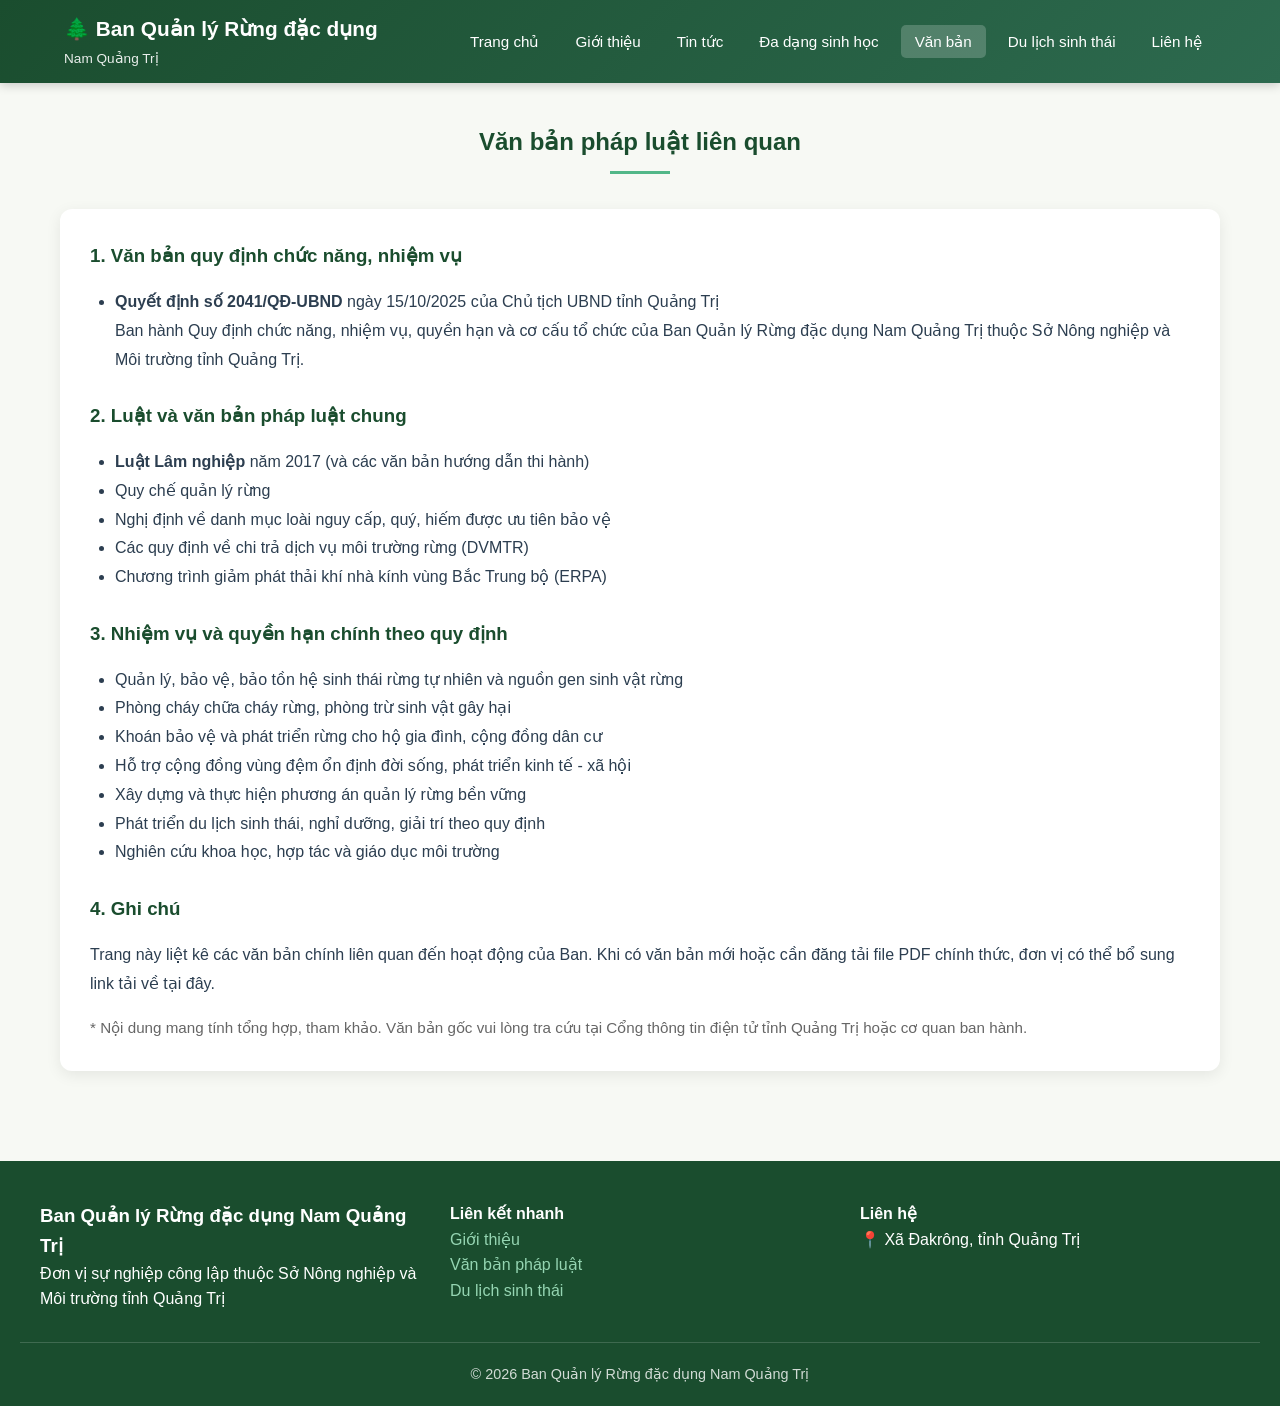
<file: van-ban.html>
<!DOCTYPE html>
<html lang="vi">
<head>
    <meta charset="UTF-8">
    <meta name="viewport" content="width=device-width, initial-scale=1.0">
    <title>Văn bản - Ban Quản lý Rừng đặc dụng Nam Quảng Trị</title>
    <link rel="stylesheet" href="style.css">
</head>
<body>
    <header>
        <div class="header-top">
            <div class="logo">
                <h1>🌲 Ban Quản lý Rừng đặc dụng</h1>
                <span>Nam Quảng Trị</span>
            </div>
            <nav>
                <ul>
                    <li><a href="index.html">Trang chủ</a></li>
                    <li><a href="gioi-thieu.html">Giới thiệu</a></li>
                    <li><a href="tin-tuc.html">Tin tức</a></li>
                    <li><a href="da-dang-sinh-hoc.html">Đa dạng sinh học</a></li>
                    <li><a href="van-ban.html" class="active">Văn bản</a></li>
                    <li><a href="du-lich.html">Du lịch sinh thái</a></li>
                    <li><a href="lien-he.html">Liên hệ</a></li>
                </ul>
            </nav>
        </div>
    </header>

    <div class="container" style="padding-top: 40px;">
        <h2 class="section-title">Văn bản pháp luật liên quan</h2>

        <div style="background: white; padding: 30px; border-radius: 12px; box-shadow: 0 4px 15px rgba(0,0,0,0.08); line-height: 1.8;">
            
            <h3 style="color: #1a4d2e; margin-bottom: 15px;">1. Văn bản quy định chức năng, nhiệm vụ</h3>
            <ul style="margin-left: 25px; margin-bottom: 25px;">
                <li>
                    <strong>Quyết định số 2041/QĐ-UBND</strong> ngày 15/10/2025 của Chủ tịch UBND tỉnh Quảng Trị  
                    <br>Ban hành Quy định chức năng, nhiệm vụ, quyền hạn và cơ cấu tổ chức của Ban Quản lý Rừng đặc dụng Nam Quảng Trị thuộc Sở Nông nghiệp và Môi trường tỉnh Quảng Trị.
                </li>
            </ul>

            <h3 style="color: #1a4d2e; margin-bottom: 15px;">2. Luật và văn bản pháp luật chung</h3>
            <ul style="margin-left: 25px; margin-bottom: 25px;">
                <li><strong>Luật Lâm nghiệp</strong> năm 2017 (và các văn bản hướng dẫn thi hành)</li>
                <li>Quy chế quản lý rừng</li>
                <li>Nghị định về danh mục loài nguy cấp, quý, hiếm được ưu tiên bảo vệ</li>
                <li>Các quy định về chi trả dịch vụ môi trường rừng (DVMTR)</li>
                <li>Chương trình giảm phát thải khí nhà kính vùng Bắc Trung bộ (ERPA)</li>
            </ul>

            <h3 style="color: #1a4d2e; margin-bottom: 15px;">3. Nhiệm vụ và quyền hạn chính theo quy định</h3>
            <ul style="margin-left: 25px; margin-bottom: 25px;">
                <li>Quản lý, bảo vệ, bảo tồn hệ sinh thái rừng tự nhiên và nguồn gen sinh vật rừng</li>
                <li>Phòng cháy chữa cháy rừng, phòng trừ sinh vật gây hại</li>
                <li>Khoán bảo vệ và phát triển rừng cho hộ gia đình, cộng đồng dân cư</li>
                <li>Hỗ trợ cộng đồng vùng đệm ổn định đời sống, phát triển kinh tế - xã hội</li>
                <li>Xây dựng và thực hiện phương án quản lý rừng bền vững</li>
                <li>Phát triển du lịch sinh thái, nghỉ dưỡng, giải trí theo quy định</li>
                <li>Nghiên cứu khoa học, hợp tác và giáo dục môi trường</li>
            </ul>

            <h3 style="color: #1a4d2e; margin-bottom: 15px;">4. Ghi chú</h3>
            <p>Trang này liệt kê các văn bản chính liên quan đến hoạt động của Ban.  
            Khi có văn bản mới hoặc cần đăng tải file PDF chính thức, đơn vị có thể bổ sung link tải về tại đây.</p>
            
            <p style="margin-top: 15px; color: #666; font-size: 0.95rem;">
                * Nội dung mang tính tổng hợp, tham khảo. Văn bản gốc vui lòng tra cứu tại Cổng thông tin điện tử tỉnh Quảng Trị hoặc cơ quan ban hành.
            </p>
        </div>
    </div>

    <footer>
        <div class="footer-content">
            <div>
                <h3>Ban Quản lý Rừng đặc dụng Nam Quảng Trị</h3>
                <p>Đơn vị sự nghiệp công lập thuộc Sở Nông nghiệp và Môi trường tỉnh Quảng Trị</p>
            </div>
            <div>
                <h4>Liên kết nhanh</h4>
                <p><a href="gioi-thieu.html">Giới thiệu</a></p>
                <p><a href="van-ban.html">Văn bản pháp luật</a></p>
                <p><a href="du-lich.html">Du lịch sinh thái</a></p>
            </div>
            <div>
                <h4>Liên hệ</h4>
                <p>📍 Xã Đakrông, tỉnh Quảng Trị</p>
            </div>
        </div>
        <div class="copyright">
            © 2026 Ban Quản lý Rừng đặc dụng Nam Quảng Trị
        </div>
    </footer>
</body>
</html>
</file>
<file: style.css>
* {
    margin: 0;
    padding: 0;
    box-sizing: border-box;
}

body {
    font-family: 'Segoe UI', Tahoma, Geneva, Verdana, sans-serif;
    line-height: 1.6;
    color: #2c3e50;
    background-color: #f7f9f4;
}

header {
    background: linear-gradient(135deg, #1a4d2e, #2d6a4f);
    color: white;
    position: sticky;
    top: 0;
    z-index: 1000;
    box-shadow: 0 2px 10px rgba(0,0,0,0.2);
}

.header-top {
    display: flex;
    justify-content: space-between;
    align-items: center;
    padding: 12px 5%;
    max-width: 1400px;
    margin: 0 auto;
}

.logo h1 {
    font-size: 1.3rem;
    font-weight: 700;
}

.logo span {
    font-size: 0.85rem;
    opacity: 0.9;
}

nav ul {
    list-style: none;
    display: flex;
    gap: 8px;
}

nav a {
    color: white;
    text-decoration: none;
    padding: 8px 14px;
    border-radius: 5px;
    font-size: 0.95rem;
    transition: 0.3s;
}

nav a:hover, nav a.active {
    background: rgba(255,255,255,0.2);
}

.banner {
    background: linear-gradient(rgba(26,77,46,0.75), rgba(26,77,46,0.85)),
                url('https://images.unsplash.com/photo-1441974231531-c6227db76b6e?w=1600') center/cover;
    color: white;
    text-align: center;
    padding: 100px 20px;
}

.banner h2 {
    font-size: 2.4rem;
    margin-bottom: 15px;
    text-shadow: 2px 2px 4px rgba(0,0,0,0.5);
}

.banner p {
    font-size: 1.2rem;
    max-width: 700px;
    margin: 0 auto 25px;
}

.btn {
    display: inline-block;
    background: #52b788;
    color: white;
    padding: 12px 28px;
    border-radius: 30px;
    text-decoration: none;
    font-weight: 600;
    transition: 0.3s;
}

.btn:hover {
    background: #40916c;
}

.container {
    max-width: 1200px;
    margin: 0 auto;
    padding: 40px 20px;
}

.stats {
    display: grid;
    grid-template-columns: repeat(auto-fit, minmax(200px, 1fr));
    gap: 20px;
    margin: 40px 0;
}

.stat-card {
    background: white;
    padding: 25px;
    border-radius: 12px;
    text-align: center;
    box-shadow: 0 4px 15px rgba(0,0,0,0.08);
    border-top: 4px solid #2d6a4f;
}

.stat-card h3 {
    font-size: 2rem;
    color: #1a4d2e;
}

.section-title {
    text-align: center;
    margin-bottom: 35px;
    color: #1a4d2e;
}

.section-title::after {
    content: '';
    display: block;
    width: 60px;
    height: 3px;
    background: #52b788;
    margin: 10px auto 0;
}

.cards {
    display: grid;
    grid-template-columns: repeat(auto-fit, minmax(280px, 1fr));
    gap: 25px;
}

.card {
    background: white;
    border-radius: 12px;
    overflow: hidden;
    box-shadow: 0 4px 15px rgba(0,0,0,0.08);
    transition: 0.3s;
}

.card:hover {
    transform: translateY(-5px);
}

.card-content {
    padding: 20px;
}

.card h3 {
    color: #1a4d2e;
    margin-bottom: 10px;
}

.card a {
    color: #2d6a4f;
    font-weight: 600;
    text-decoration: none;
}

footer {
    background: #1a4d2e;
    color: white;
    padding: 40px 20px 20px;
    margin-top: 50px;
}

.footer-content {
    max-width: 1200px;
    margin: 0 auto;
    display: grid;
    grid-template-columns: repeat(auto-fit, minmax(250px, 1fr));
    gap: 30px;
}

footer a {
    color: #95d5b2;
    text-decoration: none;
}

.copyright {
    text-align: center;
    margin-top: 30px;
    padding-top: 20px;
    border-top: 1px solid rgba(255,255,255,0.2);
    font-size: 0.9rem;
    opacity: 0.8;
}

@media (max-width: 768px) {
    .header-top {
        flex-direction: column;
        gap: 15px;
    }
    nav ul {
        flex-wrap: wrap;
        justify-content: center;
    }
    .banner h2 {
        font-size: 1.8rem;
    }
}
</file>
